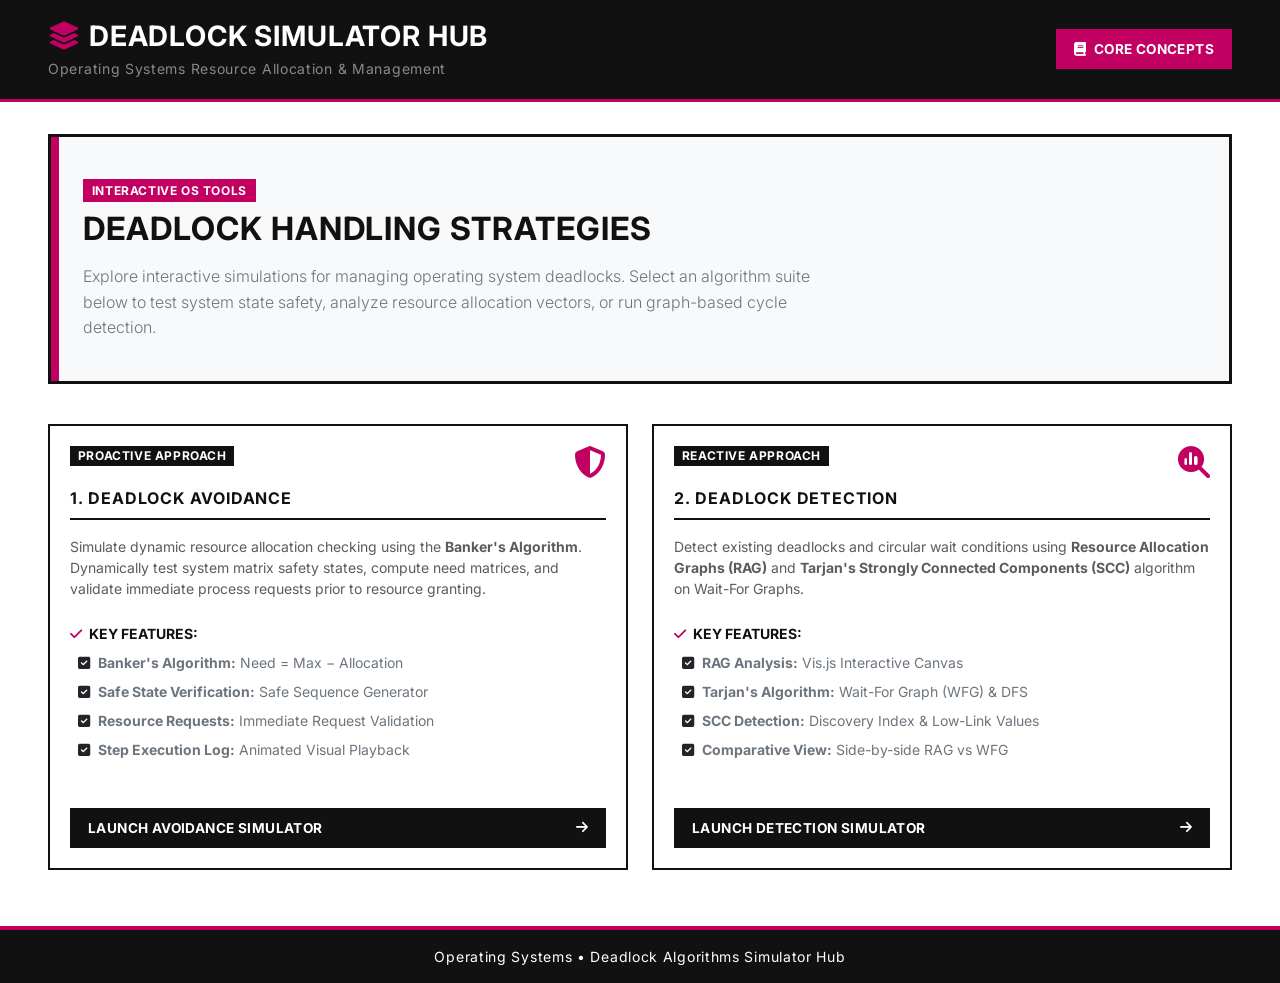
<file: index.html>
<!DOCTYPE html>
<html lang="en">
<head>
    <meta charset="UTF-8">
    <meta name="viewport" content="width=device-width, initial-scale=1.0">
    <title>Deadlock Simulator Hub</title>
    <!-- Google Fonts -->
    <link rel="preconnect" href="https://fonts.googleapis.com">
    <link rel="preconnect" href="https://fonts.gstatic.com" crossorigin>
    <link href="https://fonts.googleapis.com/css2?family=Inter:wght@400;500;600;700;800&display=swap" rel="stylesheet">
    <!-- Bootstrap 5 CSS -->
    <link href="https://cdn.jsdelivr.net/npm/bootstrap@5.3.2/dist/css/bootstrap.min.css" rel="stylesheet">
    <!-- FontAwesome Icons -->
    <link href="https://cdnjs.cloudflare.com/ajax/libs/font-awesome/6.4.0/css/all.min.css" rel="stylesheet">
    <!-- External Shared Stylesheet -->
    <link rel="stylesheet" href="styles.css">
</head>
<body>

    <!-- Top Header -->
    <header class="app-header mb-4">
        <div class="container-fluid px-lg-5 d-flex flex-column flex-md-row justify-content-between align-items-md-center">
            <div>
                <h1 class="h3 fw-bold text-white mb-1">
                    <i class="fa-solid fa-layer-group me-2" style="color: var(--magenta);"></i>DEADLOCK SIMULATOR HUB
                </h1>
                <p class="text-white-50 small mb-0" style="letter-spacing: 0.05em;">Operating Systems Resource Allocation & Management</p>
            </div>
            <div class="mt-3 mt-md-0">
                <button class="btn btn-magenta" data-bs-toggle="modal" data-bs-target="#overviewModal">
                    <i class="fa-solid fa-book me-1"></i> Core Concepts
                </button>
            </div>
        </div>
    </header>

    <!-- Main Content Hub -->
    <main class="container-fluid px-lg-5 py-2 flex-grow-1">
        
        <!-- Hero Introduction -->
        <div class="hero-banner">
            <div class="row align-items-center">
                <div class="col-lg-8">
                    <span class="badge badge-tag badge-magenta mb-2">Interactive OS Tools</span>
                    <h2 class="fw-bold mb-3">Deadlock Handling Strategies</h2>
                    <p class="text-secondary mb-0 lead fs-6" style="line-height: 1.6;">
                        Explore interactive simulations for managing operating system deadlocks. Select an algorithm suite below to test system state safety, analyze resource allocation vectors, or run graph-based cycle detection.
                    </p>
                </div>
            </div>
        </div>

        <!-- 2 Core Options Section -->
        <div class="row g-4 mb-5">
            
            <!-- OPTION 1: DEADLOCK AVOIDANCE -->
            <div class="col-lg-6">
                <div class="panel-box h-100 d-flex flex-column justify-content-between">
                    <div>
                        <div class="d-flex justify-content-between align-items-start mb-2">
                            <span class="badge badge-tag">Proactive Approach</span>
                            <i class="fa-solid fa-shield-halved fa-2x text-magenta"></i>
                        </div>
                        <div class="panel-title">
                            1. Deadlock Avoidance
                        </div>
                        <p class="text-muted small mb-4">
                            Simulate dynamic resource allocation checking using the <strong>Banker's Algorithm</strong>. Dynamically test system matrix safety states, compute need matrices, and validate immediate process requests prior to resource granting.
                        </p>
                        <div class="mb-4">
                            <div class="fw-bold small text-uppercase mb-2"><i class="fa-solid fa-check me-1 text-magenta"></i> Key Features:</div>
                            <ul class="list-unstyled small text-secondary ps-2 mb-0">
                                <li class="mb-2"><i class="fa-solid fa-square-check me-2 text-dark"></i><strong>Banker's Algorithm:</strong> Need = Max − Allocation</li>
                                <li class="mb-2"><i class="fa-solid fa-square-check me-2 text-dark"></i><strong>Safe State Verification:</strong> Safe Sequence Generator</li>
                                <li class="mb-2"><i class="fa-solid fa-square-check me-2 text-dark"></i><strong>Resource Requests:</strong> Immediate Request Validation</li>
                                <li class="mb-0"><i class="fa-solid fa-square-check me-2 text-dark"></i><strong>Step Execution Log:</strong> Animated Visual Playback</li>
                            </ul>
                        </div>
                    </div>
                    <div>
                        <a href="deadlock_avoidance.html" class="btn btn-black w-100 d-flex justify-content-between align-items-center">
                            <span>Launch Avoidance Simulator</span>
                            <i class="fa-solid fa-arrow-right"></i>
                        </a>
                    </div>
                </div>
            </div>

            <!-- OPTION 2: DEADLOCK DETECTION -->
            <div class="col-lg-6">
                <div class="panel-box h-100 d-flex flex-column justify-content-between">
                    <div>
                        <div class="d-flex justify-content-between align-items-start mb-2">
                            <span class="badge badge-tag">Reactive Approach</span>
                            <i class="fa-solid fa-magnifying-glass-chart fa-2x text-magenta"></i>
                        </div>
                        <div class="panel-title">
                            2. Deadlock Detection
                        </div>
                        <p class="text-muted small mb-4">
                            Detect existing deadlocks and circular wait conditions using <strong>Resource Allocation Graphs (RAG)</strong> and <strong>Tarjan's Strongly Connected Components (SCC)</strong> algorithm on Wait-For Graphs.
                        </p>
                        <div class="mb-4">
                            <div class="fw-bold small text-uppercase mb-2"><i class="fa-solid fa-check me-1 text-magenta"></i> Key Features:</div>
                            <ul class="list-unstyled small text-secondary ps-2 mb-0">
                                <li class="mb-2"><i class="fa-solid fa-square-check me-2 text-dark"></i><strong>RAG Analysis:</strong> Vis.js Interactive Canvas</li>
                                <li class="mb-2"><i class="fa-solid fa-square-check me-2 text-dark"></i><strong>Tarjan's Algorithm:</strong> Wait-For Graph (WFG) & DFS</li>
                                <li class="mb-2"><i class="fa-solid fa-square-check me-2 text-dark"></i><strong>SCC Detection:</strong> Discovery Index & Low-Link Values</li>
                                <li class="mb-0"><i class="fa-solid fa-square-check me-2 text-dark"></i><strong>Comparative View:</strong> Side-by-side RAG vs WFG</li>
                            </ul>
                        </div>
                    </div>
                    <div>
                        <a href="deadlock_detection.html" class="btn btn-black w-100 d-flex justify-content-between align-items-center">
                            <span>Launch Detection Simulator</span>
                            <i class="fa-solid fa-arrow-right"></i>
                        </a>
                    </div>
                </div>
            </div>

        </div>

    </main>

    <!-- Modal Overview -->
    <div class="modal fade" id="overviewModal" tabindex="-1" aria-labelledby="overviewModalLabel" aria-hidden="true">
        <div class="modal-dialog modal-lg modal-dialog-centered">
            <div class="modal-content">
                <div class="modal-header">
                    <h5 class="modal-title fw-bold" id="overviewModalLabel">
                        <i class="fa-solid fa-book me-2 text-magenta"></i>DEADLOCK STRATEGIES OVERVIEW
                    </h5>
                    <button type="button" class="btn-close-custom" data-bs-dismiss="modal" aria-label="Close">
                    <i class="fa-solid fa-xmark"></i>
                    </button>
                </div>
                <div class="modal-body p-4">
                    <div class="mb-4">
                        <h6 class="fw-bold border-bottom pb-2 border-dark">What is a Deadlock?</h6>
                        <p class="small mb-0">
                            A deadlock occurs in an operating system when a set of processes are blocked because each process holds a resource and waits for another resource held by some other process in the set.
                        </p>
                    </div>

                    <div class="row g-3">
                        <div class="col-md-6">
                            <div class="p-3 border border-2 border-dark h-100">
                                <h6 class="fw-bold text-uppercase text-magenta">Avoidance</h6>
                                <p class="small text-muted mb-0">
                                    Requires prior knowledge of maximum resource demands. Before granting a request, the system dynamically checks if the resulting state remains safe (e.g., Banker's Algorithm).
                                </p>
                            </div>
                        </div>
                        <div class="col-md-6">
                            <div class="p-3 border border-2 border-dark h-100">
                                <h6 class="fw-bold text-uppercase text-magenta">Detection</h6>
                                <p class="small text-muted mb-0">
                                    Allows processes to request resources freely. The OS periodically runs an algorithm (like RAG cycle check or Tarjan's SCC) to inspect graph cycles and identify deadlocked processes.
                                </p>
                            </div>
                        </div>
                    </div>
                </div>
                <div class="modal-footer border-top border-dark">
                    <button type="button" class="btn btn-magenta btn-sm" data-bs-dismiss="modal">Close</button>
                </div>
            </div>
        </div>
    </div>

    <!-- Footer matching attached styling -->
    <footer class="app-footer text-center small">
        <div class="container-fluid" style="letter-spacing: 0.05em;">
            Operating Systems &bull; Deadlock Algorithms Simulator Hub
        </div>
    </footer>

    <!-- Bootstrap 5 JS Bundle -->
    <script src="https://cdn.jsdelivr.net/npm/bootstrap@5.3.2/dist/js/bootstrap.bundle.min.js"></script>
</body>
</html>
</file>
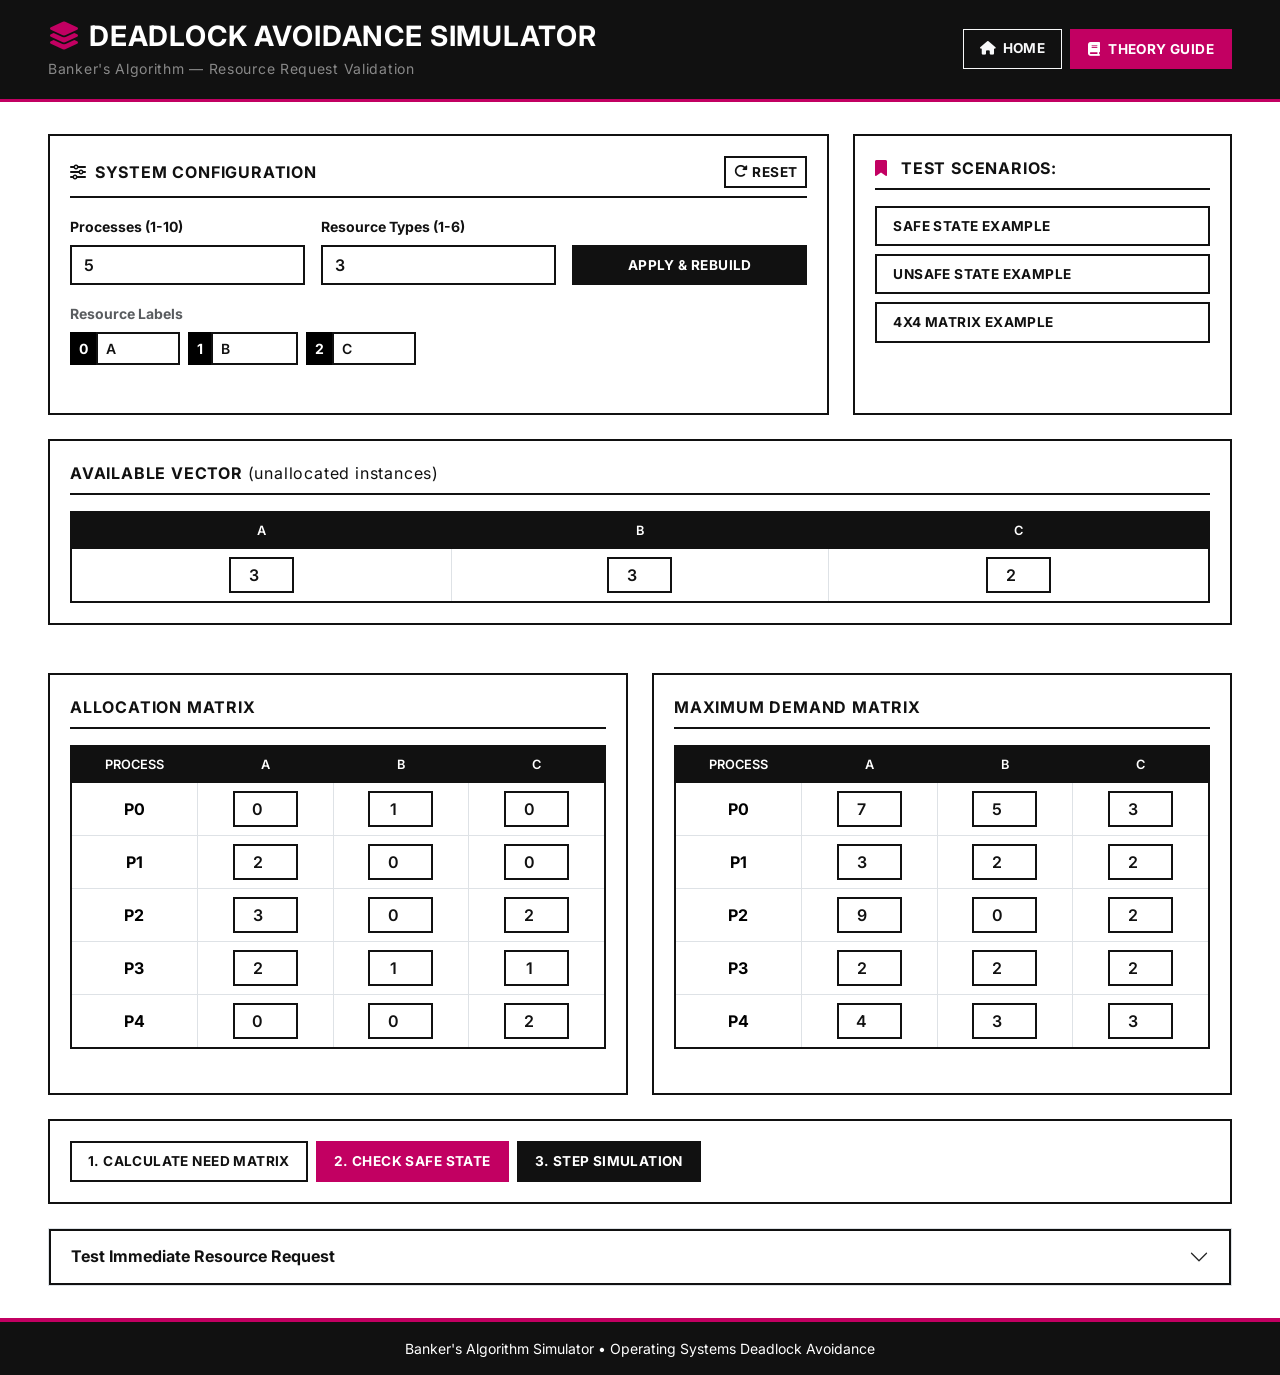
<file: deadlock_avoidance.html>
<!DOCTYPE html>
<html lang="en">
<head>
    <meta charset="UTF-8">
    <meta name="viewport" content="width=device-width, initial-scale=1.0">
    <title>Deadlock Avoidance Simulator - Banker's Algorithm</title>
    <!-- Bootstrap 5 CSS -->
    <link href="https://cdn.jsdelivr.net/npm/bootstrap@5.3.2/dist/css/bootstrap.min.css" rel="stylesheet">
    <!-- FontAwesome Icons -->
    <link href="https://cdnjs.cloudflare.com/ajax/libs/font-awesome/6.4.0/css/all.min.css" rel="stylesheet">
    <!-- Google Fonts -->
    <link href="https://fonts.googleapis.com/css2?family=Inter:wght@400;500;600;700;800&display=swap" rel="stylesheet">
    <!-- External Shared Stylesheet -->
    <link rel="stylesheet" href="styles.css">
</head>
<body>

    <header class="app-header mb-4">
        <div class="container-fluid px-lg-5 d-flex flex-column flex-md-row justify-content-between align-items-md-center">
            <div>
                <h1 class="h3 fw-bold text-white mb-1"><i class="fa-solid fa-layer-group me-2" style="color: var(--magenta);"></i>DEADLOCK AVOIDANCE SIMULATOR</h1>
                <p class="text-white-50 small mb-0" style="letter-spacing: 0.05em;">Banker's Algorithm — Resource Request Validation</p>
            </div>
            <div class="mt-3 mt-md-0 d-flex gap-2">
                <a href="index.html" class="btn btn-outline-light">
                    <i class="fa-solid fa-house me-1"></i> Home
                </a>
                <button class="btn btn-magenta" data-bs-toggle="modal" data-bs-target="#infoModal">
                    <i class="fa-solid fa-book me-1"></i> Theory Guide
                </button>
            </div>
        </div>
    </header>

    <main class="container-fluid px-lg-5 py-2 flex-grow-1">
        <!-- Notification Alert Area -->
        <div id="alertContainer"></div>

        <!-- Top Controls & System Presets -->
        <div class="row g-4 mb-4">
            <!-- System Setup Card -->
            <div class="col-lg-8">
                <div class="panel-box h-100">
                    <div class="panel-title d-flex justify-content-between align-items-center">
                        <span class="d-flex align-items-center gap-2">
                            <i class="fa-solid fa-sliders"></i> SYSTEM CONFIGURATION
                        </span>
                        <button id="systemResetBtn" class="btn btn-outline-black btn-sm py-1 px-2 d-flex align-items-center gap-1">
                            <i class="fa-solid fa-rotate-right"></i> RESET
                        </button>
                    </div>
                    
                    <div class="row g-3">
                        <div class="col-md-4">
                            <label for="numProcesses" class="form-label fw-bold small">Processes (1-10)</label>
                            <input type="number" id="numProcesses" class="form-control" min="1" max="10" value="5">
                        </div>
                        <div class="col-md-4">
                            <label for="numResources" class="form-label fw-bold small">Resource Types (1-6)</label>
                            <input type="number" id="numResources" class="form-control" min="1" max="6" value="3">
                        </div>
                        <div class="col-md-4 d-flex align-items-end">
                            <button id="applyDimensionsBtn" class="btn btn-black w-100">
                                Apply & Rebuild
                            </button>
                        </div>
                        
                        <!-- Resource Names Input Row -->
                        <div class="col-12 mt-3">
                            <label class="form-label fw-bold small text-muted">Resource Labels</label>
                            <div id="resourceNamesContainer" class="d-flex flex-wrap gap-2">
                                <!-- Dynamic Resource Name Inputs -->
                            </div>
                        </div>
                    </div>
                </div>
            </div>

            <!-- Presets & Quick Actions -->
            <div class="col-lg-4">
                <div class="panel-box h-100 d-flex flex-column justify-content-between">
                    <div>
                        <div class="panel-title">
                            <i class="fa-solid fa-bookmark text-magenta me-2"></i> TEST SCENARIOS:
                        </div>
                        <div class="d-grid gap-2">
                            <button class="btn btn-outline-black btn-sm text-start" onclick="loadPreset('safe')">
                                Safe State Example
                            </button>
                            <button class="btn btn-outline-black btn-sm text-start" onclick="loadPreset('unsafe')">
                                Unsafe State Example
                            </button>
                            <button class="btn btn-outline-black btn-sm text-start" onclick="loadPreset('custom4x4')">
                                4x4 Matrix Example
                            </button>
                        </div>
                    </div>
                </div>
            </div>
        </div>

        <!-- Matrix Inputs Section -->
        <div class="row g-4 mb-4">
            <!-- Available Vector Input -->
            <div class="col-12">
                <div class="panel-box">
                    <div class="panel-title">
                        Available Vector <span class="fw-normal text-lowercase fs-6">(unallocated instances)</span>
                    </div>
                    <div id="availableVectorContainer" class="table-responsive">
                        <!-- Dynamic Available inputs -->
                    </div>
                </div>
            </div>

            <!-- Allocation & Max Demand Matrices -->
            <div class="col-xl-6">
                <div class="panel-box h-100">
                    <div class="panel-title">
                        Allocation Matrix
                    </div>
                    <div id="allocationMatrixContainer" class="table-responsive">
                        <!-- Dynamic Allocation Table -->
                    </div>
                </div>
            </div>

            <div class="col-xl-6">
                <div class="panel-box h-100">
                    <div class="panel-title">
                        Maximum Demand Matrix
                    </div>
                    <div id="maxMatrixContainer" class="table-responsive">
                        <!-- Dynamic Max Matrix Table -->
                    </div>
                </div>
            </div>
        </div>

        <!-- Action Control Buttons Bar -->
        <div class="panel-box mb-4">
            <div class="d-flex flex-wrap align-items-center justify-content-between gap-3">
                <div class="d-flex flex-wrap gap-2">
                    <button id="calcNeedBtn" class="btn btn-outline-black">
                        1. Calculate Need Matrix
                    </button>
                    <button id="checkSafeBtn" class="btn btn-magenta">
                        2. Check Safe State
                    </button>
                    <button id="showStepsBtn" class="btn btn-black">
                        3. Step Simulation
                    </button>
                </div>
            </div>
        </div>

        <!-- Optional Resource Request Section -->
        <div class="accordion mb-4" id="requestAccordion">
            <div class="accordion-item">
                <h2 class="accordion-header" id="headingRequest">
                    <button class="accordion-button collapsed" type="button" data-bs-toggle="collapse" data-bs-target="#collapseRequest" aria-expanded="false" aria-controls="collapseRequest">
                        Test Immediate Resource Request
                    </button>
                </h2>
                <div id="collapseRequest" class="accordion-collapse collapse" aria-labelledby="headingRequest" data-bs-parent="#requestAccordion">
                    <div class="accordion-body">
                        <div class="row g-3 align-items-center">
                            <div class="col-md-3">
                                <label for="requestProcessSelect" class="form-label fw-bold small">Requesting Process</label>
                                <select id="requestProcessSelect" class="form-select">
                                    <!-- Populated dynamically -->
                                </select>
                            </div>
                            
                            <div class="col-md-9">
                                <label class="form-label fw-bold small">Requested Resource Units</label>
                                <div id="requestInputsContainer" class="d-flex flex-wrap gap-3">
                                    <!-- Dynamic request inputs -->
                                </div>
                            </div>

                            <div class="col-12 mt-3">
                                <button id="submitRequestBtn" class="btn btn-magenta">
                                    Submit Request
                                </button>
                            </div>
                        </div>

                        <!-- Request Execution Result Output -->
                        <div id="requestResultContainer" class="mt-4 d-none">
                            <!-- Request results inserted here dynamically -->
                        </div>
                    </div>
                </div>
            </div>
        </div>

        <!-- Calculated Need Matrix & Summary Area -->
        <div id="calculatedArea" class="row g-4 mb-4 d-none">
            <div class="col-12">
                <div class="panel-box">
                    <div class="panel-title d-flex justify-content-between align-items-center">
                        <span>Calculated Need Matrix <span class="fw-normal text-lowercase fs-6">(Need = Max - Allocation)</span></span>
                        <span class="badge badge-black">Auto Computed</span>
                    </div>
                    <div id="needMatrixContainer" class="table-responsive">
                        <!-- Need Matrix output table -->
                    </div>
                </div>
            </div>
        </div>

        <!-- Final System Status Banner -->
        <div id="statusBannerContainer" class="mb-4 d-none">
            <div id="statusBannerCard">
                <div id="statusBadgeHeader" class="mb-2"></div>
                <h3 id="statusTitle" class="fw-bold mb-3"></h3>
                <div id="safeSequenceVisual" class="d-flex flex-wrap justify-content-center align-items-center gap-2 my-3"></div>
                <p id="statusDescription" class="m-0"></p>
            </div>
        </div>

        <!-- Step-by-Step Simulation Execution Log -->
        <div id="simulationLogContainer" class="mb-4 d-none">
            <div class="panel-box">
                <div class="panel-title d-flex justify-content-between align-items-center flex-wrap gap-2">
                    <span>Execution Log</span>
                    <div class="d-flex gap-2">
                        <button id="playPauseSimBtn" class="btn btn-sm btn-magenta">
                            Auto Play
                        </button>
                        <button id="resetSimBtn" class="btn btn-sm btn-outline-black">
                            Reset Animation
                        </button>
                    </div>
                </div>

                <div id="simulationSteps" class="d-flex flex-column gap-2 mt-3">
                    <!-- Dynamic Step Cards -->
                </div>
            </div>
        </div>

    </main>

    <!-- Information Modal Popup -->
    <div class="modal fade" id="infoModal" tabindex="-1" aria-labelledby="infoModalLabel" aria-hidden="true">
        <div class="modal-dialog modal-lg modal-dialog-scrollable">
            <div class="modal-content">
                <div class="modal-header">
                    <h5 class="modal-title fw-bold" id="infoModalLabel">
                        <i class="fa-solid fa-book me-2 text-magenta"></i>DEADLOCK AVOIDANCE: BANKER'S ALGORITHM
                    </h5>
                    <button type="button" class="btn-close-custom" data-bs-dismiss="modal" aria-label="Close">
                    <i class="fa-solid fa-xmark"></i>
                    </button>
                </div>
                <div class="modal-body p-4">
                    <div class="mb-4">
                        <h6 class="fw-bold border-bottom pb-2 border-dark">Purpose</h6>
                        <p class="mb-0">To avoid deadlock. It checks whether allocating resources to a process will keep the system in a safe state.</p>
                    </div>

                    <div class="mb-4">
                        <h6 class="fw-bold border-bottom pb-2 border-dark">1. Basic Rules</h6>
                        <ol class="mb-0 ps-3">
                            <li class="mb-1"><strong>Need</strong> = Maximum − Allocation</li>
                            <li class="mb-1"><strong>Available</strong> = Total Resources − Allocated Resources</li>
                            <li class="mb-1">A process can execute only if its <strong>Need ≤ Available</strong> for every resource type.</li>
                            <li class="mb-1">If a process can execute, it finishes and releases its allocated resources.</li>
                            <li class="mb-1">The released resources are added to <strong>Available</strong>.</li>
                            <li class="mb-1">Repeat the process until all processes finish or no process can proceed.</li>
                        </ol>
                    </div>

                    <div class="mb-4">
                        <h6 class="fw-bold border-bottom pb-2 border-dark">2. Safe State and Unsafe State</h6>
                        <ul class="mb-0 ps-3">
                            <li class="mb-1"><strong>Safe State:</strong> All processes can finish in some order. A safe sequence exists.</li>
                            <li class="mb-1"><strong>Unsafe State:</strong> A safe sequence cannot be guaranteed. The system may potentially enter a deadlock.</li>
                            <li class="mb-1"><strong>Deadlock Avoidance:</strong> Grant a resource request only if the resulting state remains safe.</li>
                        </ul>
                    </div>

                    <div class="mb-4">
                        <h6 class="fw-bold border-bottom pb-2 border-dark">3. Resource Request Conditions</h6>
                        <p class="small text-muted mb-2">When a process requests additional resources:</p>
                        <ol class="mb-0 ps-3">
                            <li class="mb-1"><strong>Request ≤ Need</strong> — The process cannot request more than its declared maximum.</li>
                            <li class="mb-1"><strong>Request ≤ Available</strong> — The requested resources must currently be available.</li>
                            <li class="mb-1">Temporarily allocate the resources and update the matrices.</li>
                            <li class="mb-1">Run the safety algorithm.</li>
                            <li class="mb-1">If the state is safe, grant the request.</li>
                            <li class="mb-1">If the state is unsafe, deny or postpone the request and restore the previous state.</li>
                        </ol>
                    </div>

                    <div class="mb-2">
                        <h6 class="fw-bold border-bottom pb-2 border-dark">4. Important Formulas</h6>
                        <div class="table-responsive mt-2">
                            <table class="table table-bordered matrix-table mb-0">
                                <thead>
                                    <tr>
                                        <th>Term</th>
                                        <th>Formula</th>
                                    </tr>
                                </thead>
                                <tbody>
                                    <tr>
                                        <td class="fw-bold">Need</td>
                                        <td>Maximum − Allocation</td>
                                    </tr>
                                    <tr>
                                        <td class="fw-bold">Available</td>
                                        <td>Total Resources − Total Allocated Resources</td>
                                    </tr>
                                    <tr>
                                        <td class="fw-bold">Temporary Available</td>
                                        <td>Available − Request</td>
                                    </tr>
                                    <tr>
                                        <td class="fw-bold">New Allocation</td>
                                        <td>Allocation + Request</td>
                                    </tr>
                                    <tr>
                                        <td class="fw-bold">New Need</td>
                                        <td>Need − Request</td>
                                    </tr>
                                </tbody>
                            </table>
                        </div>
                    </div>
                </div>
                <div class="modal-footer border-top border-dark">
                    <button type="button" class="btn btn-magenta btn-sm" data-bs-dismiss="modal">Close</button>
                </div>
            </div>
        </div>
    </div>

    <footer class="app-footer text-center small">
        <div class="container-fluid">
            <span>Banker's Algorithm Simulator &bull; Operating Systems Deadlock Avoidance</span>
        </div>
    </footer>

    <!-- Bootstrap 5 JS Bundle -->
    <script src="https://cdn.jsdelivr.net/npm/bootstrap@5.3.2/dist/js/bootstrap.bundle.min.js"></script>

    <!-- Application Logic -->
    <script>
        // State variables
        let numProcesses = 5;
        let numResources = 3;
        let resourceNames = ['A', 'B', 'C', 'D', 'E', 'F'];
        
        let available = [];
        let allocation = [];
        let maxMatrix = [];
        let needMatrix = [];
        let simSteps = [];
        let autoPlayTimer = null;

        // Preset Data Definitions
        const PRESETS = {
            safe: {
                processes: 5,
                resources: 3,
                names: ['A', 'B', 'C'],
                available: [3, 3, 2],
                allocation: [
                    [0, 1, 0], // P0
                    [2, 0, 0], // P1
                    [3, 0, 2], // P2
                    [2, 1, 1], // P3
                    [0, 0, 2]  // P4
                ],
                max: [
                    [7, 5, 3], // P0
                    [3, 2, 2], // P1
                    [9, 0, 2], // P2
                    [2, 2, 2], // P3
                    [4, 3, 3]  // P4
                ]
            },
            unsafe: {
                processes: 5,
                resources: 3,
                names: ['A', 'B', 'C'],
                available: [1, 0, 2],
                allocation: [
                    [0, 1, 0],
                    [2, 0, 0],
                    [3, 0, 3],
                    [2, 1, 1],
                    [0, 0, 2]
                ],
                max: [
                    [7, 5, 3],
                    [3, 2, 2],
                    [9, 0, 3], // Changed C from 2 to 3
                    [2, 2, 2],
                    [4, 3, 3]
                ]
            },
            custom4x4: {
                processes: 4,
                resources: 4,
                names: ['CPU', 'RAM', 'Disk', 'Net'],
                available: [2, 1, 0, 0],
                allocation: [
                    [0, 0, 1, 2],
                    [1, 0, 0, 0],
                    [1, 3, 5, 4],
                    [0, 6, 3, 2]
                ],
                max: [
                    [0, 0, 1, 2],
                    [1, 7, 5, 0],
                    [2, 3, 5, 6],
                    [0, 6, 5, 2]
                ]
            }
        };

        // DOM Initialization
        document.addEventListener('DOMContentLoaded', () => {
            setupEventListeners();
            loadPreset('safe');
        });

        function setupEventListeners() {
            document.getElementById('applyDimensionsBtn').addEventListener('click', handleDimensionChange);
            
            // ACTION 1: SHOW ONLY CALCULATE NEED MATRIX
            document.getElementById('calcNeedBtn').addEventListener('click', () => {
                if (validateInputs() && calculateNeedMatrix()) {
                    hideResults();
                    document.getElementById('calculatedArea').classList.remove('d-none');
                    document.getElementById('calculatedArea').scrollIntoView({ behavior: 'smooth' });
                    showAlert('Need matrix successfully calculated.', 'black');
                }
            });

            // ACTION 2: SHOW ONLY SAFE STATE CHECK
            document.getElementById('checkSafeBtn').addEventListener('click', () => {
                if (validateInputs()) {
                    calculateNeedMatrix();
                    runSafetyAlgorithm();
                    hideResults();
                    document.getElementById('statusBannerContainer').classList.remove('d-none');
                    document.getElementById('statusBannerContainer').scrollIntoView({ behavior: 'smooth' });
                }
            });

            // ACTION 3: SHOW ONLY STEP SIMULATION
            document.getElementById('showStepsBtn').addEventListener('click', () => {
                if (validateInputs()) {
                    calculateNeedMatrix();
                    runSafetyAlgorithm();
                    hideResults();
                    renderSimulationSteps();
                    document.getElementById('simulationLogContainer').classList.remove('d-none');
                    document.getElementById('simulationLogContainer').scrollIntoView({ behavior: 'smooth' });
                }
            });

            // RESET BUTTON CLICK LISTENER
            document.getElementById('systemResetBtn').addEventListener('click', () => {
                loadPreset('safe');
                showAlert('System state reset to default sample.', 'black');
            });

            document.getElementById('submitRequestBtn').addEventListener('click', handleResourceRequest);
            document.getElementById('playPauseSimBtn').addEventListener('click', toggleAutoPlay);
            document.getElementById('resetSimBtn').addEventListener('click', resetSimulationSteps);
        }

        function handleDimensionChange() {
            const pInput = parseInt(document.getElementById('numProcesses').value);
            const rInput = parseInt(document.getElementById('numResources').value);

            if (isNaN(pInput) || pInput < 1 || pInput > 10) {
                showAlert('Processes must be between 1 and 10.', 'magenta');
                return;
            }
            if (isNaN(rInput) || rInput < 1 || rInput > 6) {
                showAlert('Resource types must be between 1 and 6.', 'magenta');
                return;
            }

            numProcesses = pInput;
            numResources = rInput;

            const defaultLabels = ['A', 'B', 'C', 'D', 'E', 'F'];
            resourceNames = defaultLabels.slice(0, numResources);

            rebuildResourceNameInputs();
            rebuildTables();
            updateRequestDropdowns();
            hideResults();
            showAlert(`Updated grid to ${numProcesses} Processes x ${numResources} Resources.`, 'black');
        }

        function loadPreset(key) {
            const preset = PRESETS[key];
            if (!preset) return;

            numProcesses = preset.processes;
            numResources = preset.resources;
            resourceNames = [...preset.names];

            document.getElementById('numProcesses').value = numProcesses;
            document.getElementById('numResources').value = numResources;

            rebuildResourceNameInputs();
            rebuildTables(preset.available, preset.allocation, preset.max);
            updateRequestDropdowns();
            hideResults();
        }

        function hideResults() {
            document.getElementById('calculatedArea').classList.add('d-none');
            document.getElementById('statusBannerContainer').classList.add('d-none');
            document.getElementById('simulationLogContainer').classList.add('d-none');
            document.getElementById('requestResultContainer').classList.add('d-none');
            if (autoPlayTimer) {
                clearInterval(autoPlayTimer);
                autoPlayTimer = null;
            }
            document.getElementById('playPauseSimBtn').innerHTML = `Auto Play`;
        }

        function rebuildResourceNameInputs() {
            const container = document.getElementById('resourceNamesContainer');
            container.innerHTML = '';

            for (let j = 0; j < numResources; j++) {
                const wrapper = document.createElement('div');
                wrapper.className = 'input-group input-group-sm mb-1';
                wrapper.style.width = '110px';

                wrapper.innerHTML = `
                    <span class="input-group-text fw-bold bg-black text-white border-black">${j}</span>
                    <input type="text" class="form-control res-name-input" data-index="${j}" value="${resourceNames[j] || 'R' + j}">
                `;
                container.appendChild(wrapper);
            }

            document.querySelectorAll('.res-name-input').forEach(input => {
                input.addEventListener('change', (e) => {
                    const idx = parseInt(e.target.dataset.index);
                    resourceNames[idx] = e.target.value.trim() || `R${idx}`;
                    updateTableHeaders();
                });
            });
        }

        function rebuildTables(initAvail = null, initAlloc = null, initMax = null) {
            // Available Table
            const availContainer = document.getElementById('availableVectorContainer');
            let availHTML = `<table class="table table-bordered matrix-table text-center m-0"><thead><tr>`;
            for (let j = 0; j < numResources; j++) {
                availHTML += `<th class="res-head-${j}">${resourceNames[j]}</th>`;
            }
            availHTML += `</tr></thead><tbody><tr>`;
            for (let j = 0; j < numResources; j++) {
                const val = (initAvail && initAvail[j] !== undefined) ? initAvail[j] : 0;
                availHTML += `<td><input type="number" class="form-control matrix-input mx-auto avail-input" min="0" value="${val}" data-res="${j}"></td>`;
            }
            availHTML += `</tr></tbody></table>`;
            availContainer.innerHTML = availHTML;

            // Allocation Table
            const allocContainer = document.getElementById('allocationMatrixContainer');
            let allocHTML = `<table class="table table-bordered matrix-table text-center m-0"><thead><tr><th>Process</th>`;
            for (let j = 0; j < numResources; j++) {
                allocHTML += `<th class="res-head-${j}">${resourceNames[j]}</th>`;
            }
            allocHTML += `</tr></thead><tbody>`;
            for (let i = 0; i < numProcesses; i++) {
                allocHTML += `<tr><td class="fw-bold">P${i}</td>`;
                for (let j = 0; j < numResources; j++) {
                    const val = (initAlloc && initAlloc[i] && initAlloc[i][j] !== undefined) ? initAlloc[i][j] : 0;
                    allocHTML += `<td><input type="number" class="form-control matrix-input mx-auto alloc-input" min="0" value="${val}" data-proc="${i}" data-res="${j}"></td>`;
                }
                allocHTML += `</tr>`;
            }
            allocHTML += `</tbody></table>`;
            allocContainer.innerHTML = allocHTML;

            // Max Matrix Table
            const maxContainer = document.getElementById('maxMatrixContainer');
            let maxHTML = `<table class="table table-bordered matrix-table text-center m-0"><thead><tr><th>Process</th>`;
            for (let j = 0; j < numResources; j++) {
                maxHTML += `<th class="res-head-${j}">${resourceNames[j]}</th>`;
            }
            maxHTML += `</tr></thead><tbody>`;
            for (let i = 0; i < numProcesses; i++) {
                maxHTML += `<tr><td class="fw-bold">P${i}</td>`;
                for (let j = 0; j < numResources; j++) {
                    const val = (initMax && initMax[i] && initMax[i][j] !== undefined) ? initMax[i][j] : 0;
                    maxHTML += `<td><input type="number" class="form-control matrix-input mx-auto max-input" min="0" value="${val}" data-proc="${i}" data-res="${j}"></td>`;
                }
                maxHTML += `</tr>`;
            }
            maxHTML += `</tbody></table>`;
            maxContainer.innerHTML = maxHTML;
        }

        function updateTableHeaders() {
            for (let j = 0; j < numResources; j++) {
                document.querySelectorAll(`.res-head-${j}`).forEach(el => {
                    el.textContent = resourceNames[j];
                });
            }
            updateRequestDropdowns();
        }

        function updateRequestDropdowns() {
            const procSelect = document.getElementById('requestProcessSelect');
            procSelect.innerHTML = '';
            for (let i = 0; i < numProcesses; i++) {
                const opt = document.createElement('option');
                opt.value = i;
                opt.textContent = `Process P${i}`;
                procSelect.appendChild(opt);
            }

            const reqContainer = document.getElementById('requestInputsContainer');
            reqContainer.innerHTML = '';
            for (let j = 0; j < numResources; j++) {
                const div = document.createElement('div');
                div.className = 'd-flex align-items-center gap-2';
                div.innerHTML = `
                    <span class="fw-bold small">${resourceNames[j]}:</span>
                    <input type="number" class="form-control matrix-input req-input" min="0" value="0" data-res="${j}">
                `;
                reqContainer.appendChild(div);
            }
        }

        function harvestInputs() {
            available = [];
            allocation = Array.from({ length: numProcesses }, () => Array(numResources).fill(0));
            maxMatrix = Array.from({ length: numProcesses }, () => Array(numResources).fill(0));

            document.querySelectorAll('.avail-input').forEach(input => {
                const res = parseInt(input.dataset.res);
                available[res] = parseInt(input.value) || 0;
            });

            document.querySelectorAll('.alloc-input').forEach(input => {
                const p = parseInt(input.dataset.proc);
                const r = parseInt(input.dataset.res);
                allocation[p][r] = parseInt(input.value) || 0;
            });

            document.querySelectorAll('.max-input').forEach(input => {
                const p = parseInt(input.dataset.proc);
                const r = parseInt(input.dataset.res);
                maxMatrix[p][r] = parseInt(input.value) || 0;
            });
        }

        function validateInputs() {
            harvestInputs();

            for (let j = 0; j < numResources; j++) {
                if (available[j] < 0) {
                    showAlert(`Available resource ${resourceNames[j]} cannot be negative.`, 'magenta');
                    return false;
                }
            }

            for (let i = 0; i < numProcesses; i++) {
                for (let j = 0; j < numResources; j++) {
                    if (allocation[i][j] < 0 || maxMatrix[i][j] < 0) {
                        showAlert(`Values for Process P${i} cannot be negative.`, 'magenta');
                        return false;
                    }
                    if (allocation[i][j] > maxMatrix[i][j]) {
                        showAlert(`Validation Error: Process P${i} Allocation for '${resourceNames[j]}' exceeds Maximum Demand.`, 'magenta');
                        return false;
                    }
                }
            }
            return true;
        }

        function calculateNeedMatrix() {
            needMatrix = Array.from({ length: numProcesses }, () => Array(numResources).fill(0));
            for (let i = 0; i < numProcesses; i++) {
                for (let j = 0; j < numResources; j++) {
                    needMatrix[i][j] = maxMatrix[i][j] - allocation[i][j];
                }
            }

            const container = document.getElementById('needMatrixContainer');
            let html = `<table class="table table-bordered matrix-table text-center m-0"><thead><tr><th>Process</th>`;
            for (let j = 0; j < numResources; j++) {
                html += `<th>${resourceNames[j]}</th>`;
            }
            html += `</tr></thead><tbody>`;
            for (let i = 0; i < numProcesses; i++) {
                html += `<tr><td class="fw-bold">P${i}</td>`;
                for (let j = 0; j < numResources; j++) {
                    html += `<td class="fw-bold">${needMatrix[i][j]}</td>`;
                }
                html += `</tr>`;
            }
            html += `</tbody></table>`;
            container.innerHTML = html;
            return true;
        }

        function runSafetyAlgorithm(customWork = null, customAlloc = null, customNeed = null) {
            const work = customWork ? [...customWork] : [...available];
            const alloc = customAlloc ? customAlloc : allocation;
            const need = customNeed ? customNeed : needMatrix;

            const finish = Array(numProcesses).fill(false);
            const safeSeq = [];
            simSteps = [];

            let count = 0;
            while (count < numProcesses) {
                let found = false;

                for (let p = 0; p < numProcesses; p++) {
                    if (!finish[p]) {
                        let canExecute = true;
                        for (let j = 0; j < numResources; j++) {
                            if (need[p][j] > work[j]) {
                                canExecute = false;
                                break;
                            }
                        }

                        if (canExecute) {
                            const prevWork = [...work];
                            for (let j = 0; j < numResources; j++) {
                                work[j] += alloc[p][j];
                            }
                            finish[p] = true;
                            safeSeq.push(p);
                            found = true;
                            count++;

                            simSteps.push({
                                step: simSteps.length + 1,
                                process: p,
                                success: true,
                                prevWork: prevWork,
                                need: [...need[p]],
                                alloc: [...alloc[p]],
                                updatedWork: [...work],
                                finishState: [...finish],
                                safeSeq: [...safeSeq],
                                msg: `P${p}'s Need [${need[p].join(', ')}] ≤ Work [${prevWork.join(', ')}]. P${p} executes and releases allocated resources [${alloc[p].join(', ')}]. Updated Work = [${work.join(', ')}].`
                            });

                            break;
                        } else {
                            simSteps.push({
                                step: simSteps.length + 1,
                                process: p,
                                success: false,
                                prevWork: [...work],
                                need: [...need[p]],
                                alloc: [...alloc[p]],
                                updatedWork: [...work],
                                finishState: [...finish],
                                safeSeq: [...safeSeq],
                                msg: `P${p} cannot execute because Need [${need[p].join(', ')}] > Work [${work.join(', ')}]. Postponed.`
                            });
                        }
                    }
                }

                if (!found) {
                    break;
                }
            }

            const isSafe = (safeSeq.length === numProcesses);
            renderStatusBanner(isSafe, safeSeq);
            return { isSafe, safeSeq, steps: simSteps };
        }

        function renderStatusBanner(isSafe, safeSeq) {
            const card = document.getElementById('statusBannerCard');
            const badgeHeader = document.getElementById('statusBadgeHeader');
            const title = document.getElementById('statusTitle');
            const visual = document.getElementById('safeSequenceVisual');
            const desc = document.getElementById('statusDescription');

            visual.innerHTML = '';

            if (isSafe) {
                card.className = 'status-panel-safe';
                badgeHeader.innerHTML = `<span class="badge badge-magenta">SAFE STATE</span>`;
                title.textContent = 'System is in a SAFE State';
                title.className = 'fw-bold mb-3';
                desc.textContent = 'All processes can finish execution without causing a deadlock.';

                safeSeq.forEach((p, idx) => {
                    const badge = document.createElement('div');
                    badge.className = 'badge-seq';
                    badge.innerHTML = `P${p}`;
                    visual.appendChild(badge);

                    if (idx < safeSeq.length - 1) {
                        const arrow = document.createElement('div');
                        arrow.className = 'fw-bold fs-4 mx-1';
                        arrow.innerHTML = `→`;
                        visual.appendChild(arrow);
                    }
                });
            } else {
                card.className = 'status-panel-unsafe';
                badgeHeader.innerHTML = `<span class="badge badge-magenta">UNSAFE STATE</span>`;
                title.textContent = 'System is in an UNSAFE State';
                title.className = 'fw-bold mb-3';
                desc.textContent = 'No complete safe sequence could be found. System risks potential deadlock.';

                visual.innerHTML = `<div class="badge badge-magenta fs-6 p-2">No Safe Sequence Exists</div>`;
            }
        }

        function renderSimulationSteps() {
            const stepsDiv = document.getElementById('simulationSteps');
            stepsDiv.innerHTML = '';

            simSteps.forEach((step, index) => {
                const card = document.createElement('div');
                const cardType = step.success ? 'success' : 'warning';
                card.className = `step-card ${cardType}`;
                card.id = `simStepCard-${index}`;

                card.innerHTML = `
                    <div class="d-flex justify-content-between align-items-center mb-2 flex-wrap gap-2">
                        <div class="d-flex align-items-center gap-2">
                            <span class="badge ${step.success ? 'badge-magenta' : 'badge-black'}">Step ${step.step}</span>
                            <span class="fw-bold">Checking Process P${step.process}</span>
                        </div>
                    </div>
                    <p class="mb-2 small">${step.msg}</p>
                    <div class="d-flex flex-wrap gap-2 pt-2 border-top border-dark align-items-center">
                        <span class="small fw-bold">Status:</span>
                        ${step.finishState.map((f, i) => `
                            <span class="badge ${f ? 'badge-magenta' : 'badge-outline'}">P${i}:${f ? 'FINISHED' : 'WAIT'}</span>
                        `).join('')}
                    </div>
                `;
                stepsDiv.appendChild(card);
            });
        }

        function toggleAutoPlay() {
            const btn = document.getElementById('playPauseSimBtn');
            if (autoPlayTimer) {
                clearInterval(autoPlayTimer);
                autoPlayTimer = null;
                btn.innerHTML = `Auto Play`;
            } else {
                renderSimulationSteps();
                document.getElementById('simulationLogContainer').classList.remove('d-none');
                
                const allCards = document.querySelectorAll('.step-card');
                allCards.forEach(c => c.classList.add('d-none'));

                let currentStep = 0;
                btn.innerHTML = `Pause`;

                autoPlayTimer = setInterval(() => {
                    const card = document.getElementById(`simStepCard-${currentStep}`);
                    if (card) {
                        card.classList.remove('d-none');
                        card.scrollIntoView({ behavior: 'smooth', block: 'center' });
                        card.classList.add('highlight-row');
                        setTimeout(() => card.classList.remove('highlight-row'), 800);
                        currentStep++;
                    } else {
                        clearInterval(autoPlayTimer);
                        autoPlayTimer = null;
                        btn.innerHTML = `Replay`;
                    }
                }, 1200);
            }
        }

        function resetSimulationSteps() {
            if (autoPlayTimer) {
                clearInterval(autoPlayTimer);
                autoPlayTimer = null;
            }
            document.getElementById('playPauseSimBtn').innerHTML = `Auto Play`;
            if (simSteps.length > 0) {
                renderSimulationSteps();
            }
        }

        function handleResourceRequest() {
            if (!validateInputs()) return;
            calculateNeedMatrix();

            const pId = parseInt(document.getElementById('requestProcessSelect').value);
            const reqInputs = document.querySelectorAll('.req-input');
            const requestVec = [];

            reqInputs.forEach(input => {
                requestVec.push(parseInt(input.value) || 0);
            });

            hideResults();
            const resultContainer = document.getElementById('requestResultContainer');
            resultContainer.classList.remove('d-none');

            // Verification 1: Request <= Need
            let reqExceedsNeed = false;
            for (let j = 0; j < numResources; j++) {
                if (requestVec[j] > needMatrix[pId][j]) {
                    reqExceedsNeed = true;
                    break;
                }
            }

            if (reqExceedsNeed) {
                renderRequestResult('DENIED', `Request vector [${requestVec.join(', ')}] exceeds Process P${pId}'s declared Need [${needMatrix[pId].join(', ')}].`, pId, requestVec);
                return;
            }

            // Verification 2: Request <= Available
            let reqExceedsAvail = false;
            for (let j = 0; j < numResources; j++) {
                if (requestVec[j] > available[j]) {
                    reqExceedsAvail = true;
                    break;
                }
            }

            if (reqExceedsAvail) {
                renderRequestResult('POSTPONED', `Process P${pId} must wait. Requested resources [${requestVec.join(', ')}] are not available in System Available vector [${available.join(', ')}].`, pId, requestVec);
                return;
            }

            // Verification 3: Safety Check
            const tempAvailable = [...available];
            const tempAlloc = allocation.map(row => [...row]);
            const tempNeed = needMatrix.map(row => [...row]);

            for (let j = 0; j < numResources; j++) {
                tempAvailable[j] -= requestVec[j];
                tempAlloc[pId][j] += requestVec[j];
                tempNeed[pId][j] -= requestVec[j];
            }

            const safetyResult = runSafetyAlgorithm(tempAvailable, tempAlloc, tempNeed);

            if (safetyResult.isSafe) {
                renderRequestResult('GRANTED', `Request granted safely. System remains in a safe state with sequence: ${safetyResult.safeSeq.map(p => 'P' + p).join(' → ')}.`, pId, requestVec, safetyResult.safeSeq);
            } else {
                renderRequestResult('DENIED', `Request denied. Granting this request leads the system to an UNSAFE state.`, pId, requestVec);
            }
        }

        function renderRequestResult(decision, reason, pId, requestVec, safeSeq = null) {
            const container = document.getElementById('requestResultContainer');
            let badgeStyle = 'badge-magenta';

            if (decision === 'DENIED' || decision === 'POSTPONED') {
                badgeStyle = 'badge-black';
            }

            let html = `
                <div class="panel-box border-3">
                    <div class="d-flex align-items-center justify-content-between mb-3 flex-wrap gap-2">
                        <h6 class="m-0 fw-bold">Resource Request Result</h6>
                        <span class="badge ${badgeStyle} fs-6 px-3 py-2">
                            DECISION: ${decision}
                        </span>
                    </div>
                    
                    <div class="row g-3 mb-3">
                        <div class="col-md-6">
                            <span class="text-muted small d-block">Process</span>
                            <span class="fw-bold fs-5">Process P${pId}</span>
                        </div>
                        <div class="col-md-6">
                            <span class="text-muted small d-block">Request Vector</span>
                            <span class="fw-bold fs-5">[${requestVec.join(', ')}]</span>
                        </div>
                    </div>

                    <p class="mb-2 small"><strong>Reason:</strong> ${reason}</p>
            `;

            if (safeSeq) {
                html += `
                    <div class="mt-3 pt-3 border-top border-dark">
                        <span class="small fw-bold d-block mb-2">Safe Sequence:</span>
                        <div class="d-flex flex-wrap gap-2 align-items-center">
                            ${safeSeq.map(p => `<span class="badge badge-black">P${p}</span>`).join('<span>→</span>')}
                        </div>
                    </div>
                `;
            }

            html += `</div>`;
            container.innerHTML = html;
            container.scrollIntoView({ behavior: 'smooth' });
        }

        function showAlert(msg, theme = 'magenta') {
            const container = document.getElementById('alertContainer');
            const alert = document.createElement('div');
            const alertBg = theme === 'magenta' ? 'bg-black text-white' : 'bg-black text-white';
            alert.className = `alert alert-dismissible fade show ${alertBg} border-2 border-dark mb-3 small`;
            alert.role = 'alert';
            alert.innerHTML = `
                ${msg}
                <button type="button" class="btn-close btn-close-white" data-bs-dismiss="alert" aria-label="Close"></button>
            `;
            container.appendChild(alert);

            setTimeout(() => {
                if (alert && alert.parentNode) {
                    alert.classList.remove('show');
                    setTimeout(() => alert.remove(), 200);
                }
            }, 4000);
        }
    </script>
</body>
</html>
</file>
<file: styles.css>
/* GLOBAL VARIABLES & THEME SETUP */

:root {
    --magenta: #c20062;
    --magenta-dark: #94004a;
    --magenta-light: #fbe6f0;
    --black: #111111;
    --white: #ffffff;
    --gray-100: #f8f9fa;
    --gray-200: #e9ecef;
    --gray-300: #dee2e6;
    --gray-500: #9ea5ad;
    --gray-700: #495057;
    --font-sans: 'Inter', system-ui, -apple-system, sans-serif;
}

/* Global Reset (Removes rounded corners across all elements) */
* {
    border-radius: 0px !important;
}

/* Base Body Styling */
body {
    font-family: var(--font-sans);
    background-color: var(--white);
    color: var(--black);
    min-height: 100vh;
    display: flex;
    flex-direction: column;
}

/* HEADER & FOOTER LAYOUT */

.app-header {
    background-color: var(--black);
    color: var(--white);
    border-bottom: 3px solid var(--magenta);
    padding: 1.25rem 0;
}

.app-footer {
    background-color: var(--black);
    color: var(--white);
    border-top: 4px solid var(--magenta);
    margin-top: auto;
    padding: 1rem 0;
}

/* TYPOGRAPHY & HELPER CLASSES */

h1, h2, h3, h4, h5, h6 {
    text-transform: uppercase;
    font-weight: 700;
    letter-spacing: 0.03em;
}

.text-magenta {
    color: var(--magenta) !important;
}

/* BUTTON STYLES & VARIANTS */

.btn {
    font-weight: 700;
    text-transform: uppercase;
    font-size: 0.85rem;
    letter-spacing: 0.03em;
    padding: 0.5rem 1rem;
    transition: all 0.15s ease-in-out;
}

.btn-magenta {
    background-color: var(--magenta);
    color: var(--white);
    border: 2px solid var(--magenta);
}

.btn-magenta:hover {
    background-color: var(--magenta-dark);
    border-color: var(--magenta-dark);
    color: var(--white);
}

.btn-black {
    background-color: var(--black);
    color: var(--white);
    border: 2px solid var(--black);
}

.btn-black:hover {
    background-color: var(--magenta);
    border-color: var(--magenta);
    color: var(--white);
}

.btn-outline-black {
    background-color: transparent;
    color: var(--black);
    border: 2px solid var(--black);
}

.btn-outline-black:hover {
    background-color: var(--magenta);
    border-color: var(--magenta);
    color: var(--white);
}

.btn-magenta-close-rect {
    background-color: var(--magenta);
    color: var(--white);
    border: none;
    font-weight: 800;
    text-transform: uppercase;
    font-size: 0.95rem;
    padding: 0.75rem 2rem;
    letter-spacing: 0.05em;
    border-radius: 0 !important;
    transition: background-color 0.15s ease-in-out;
}

.btn-magenta-close-rect:hover {
    background-color: var(--magenta-dark);
    color: var(--white);
}

/* PANEL BOXES, CARDS & CONTAINERS */

.panel-box {
    background: var(--white);
    border: 2px solid var(--black);
    padding: 1.25rem;
    margin-bottom: 1.5rem;
}

.panel-title {
    font-size: 1rem;
    font-weight: 700;
    text-transform: uppercase;
    letter-spacing: 0.05em;
    color: var(--black);
    border-bottom: 2px solid var(--black);
    padding-bottom: 0.5rem;
    margin-bottom: 1rem;
}

/* Hero Banner Box (Index Hub) */
.hero-banner {
    border: 3px solid var(--black);
    background-color: var(--gray-100);
    padding: 2.5rem 2rem;
    margin-bottom: 2.5rem;
    position: relative;
}

.hero-banner::before {
    content: '';
    position: absolute;
    top: 0;
    left: 0;
    width: 8px;
    height: 100%;
    background-color: var(--magenta);
}

/* Step Log Cards */
.step-card {
    border: 2px solid var(--black);
    border-left: 6px solid var(--black);
    background: var(--white);
    padding: 1rem;
    margin-bottom: 0.75rem;
    transition: all 0.3s ease;
}

.step-card.success {
    border-left-color: var(--magenta);
}

.step-card.warning {
    border-left-color: var(--black);
    background-color: var(--gray-100);
}

/* Theory Cards */
.theory-heading {
    font-size: 1.1rem;
    font-weight: 800;
    text-transform: uppercase;
    letter-spacing: 0.03em;
    padding-bottom: 0.6rem;
    border-bottom: 2px solid var(--black);
    margin-bottom: 1rem;
}

.theory-card {
    border: 2px solid var(--black);
    padding: 1.25rem;
    background-color: var(--white);
    height: 100%;
}

.theory-card-title {
    color: var(--magenta);
    font-weight: 800;
    text-transform: uppercase;
    font-size: 1.05rem;
    margin-bottom: 0.75rem;
    letter-spacing: 0.03em;
}

.theory-footer-line {
    border-top: 2px solid var(--black);
    margin-top: 1.75rem;
    padding-top: 1.25rem;
}

/* BADGES & TAGS */

.badge-tag {
    background-color: var(--black);
    color: var(--white);
    font-size: 0.75rem;
    font-weight: 700;
    text-transform: uppercase;
    padding: 0.35em 0.65em;
    letter-spacing: 0.05em;
}

.badge-seq {
    font-size: 1rem;
    padding: 0.5rem 0.85rem;
    font-family: var(--font-sans);
    font-weight: 700;
    background-color: var(--black);
    color: var(--white);
    border: 2px solid var(--black);
}

.badge-magenta {
    background-color: var(--magenta);
    color: var(--white);
    border: 1px solid var(--magenta);
}

.badge-black {
    background-color: var(--black);
    color: var(--white);
    border: 1px solid var(--black);
}

.badge-outline {
    background-color: transparent;
    color: var(--black);
    border: 1px solid var(--black);
}

.badge-status-deadlock, .badge-status-possible {
    background-color: var(--magenta);
    color: var(--white);
    border: 2px solid var(--magenta);
    font-size: 0.85rem;
    font-weight: 700;
    text-transform: uppercase;
    padding: 0.4em 0.8em;
}

.badge-status-no-deadlock {
    background-color: var(--black);
    color: var(--white);
    border: 2px solid var(--black);
    font-size: 0.85rem;
    font-weight: 700;
    text-transform: uppercase;
    padding: 0.4em 0.8em;
}

/* FORM CONTROLS & INPUTS */

.form-control, .form-select {
    border: 2px solid var(--black);
    font-family: var(--font-sans);
    color: var(--black);
    background-color: var(--white);
    font-weight: 600;
}

.form-control:focus, .form-select:focus {
    background-color: var(--white);
    color: var(--black);
    border-color: var(--magenta);
    box-shadow: none;
    outline: none;
}

.matrix-input {
    width: 65px;
    text-align: center;
    font-family: var(--font-sans);
    font-weight: 600;
    border: 2px solid var(--black);
    padding: 0.25rem;
}

/* TABLES & MATRICES */

.matrix-table {
    vertical-align: middle;
    border: 2px solid var(--black);
}

.matrix-table th {
    background-color: var(--black) !important;
    color: var(--white) !important;
    font-weight: 600;
    text-transform: uppercase;
    font-size: 0.8rem;
    border: 1px solid var(--black) !important;
}

.matrix-table td {
    border: 1px solid var(--gray-300);
    background-color: var(--white);
}

.matrix-table input {
    text-align: center;
    font-weight: 600;
    width: 65px;
    margin: 0 auto;
    border: 2px solid var(--black);
}

.table-custom {
    border: 2px solid var(--black);
    color: var(--black);
}

.table-custom th {
    background-color: var(--black) !important;
    color: var(--white) !important;
    border: 1px solid var(--black);
    text-transform: uppercase;
    font-size: 0.8rem;
    font-weight: 600;
}

.table-custom td {
    border: 1px solid var(--gray-300);
    vertical-align: middle;
}

/* NAV PILLS & ACCORDIONS */

.nav-pills .nav-link {
    color: var(--black);
    font-weight: 700;
    text-transform: uppercase;
    font-size: 0.85rem;
    border: 2px solid var(--black);
    padding: 0.5rem 1rem;
    margin-right: 0.5rem;
    margin-bottom: 0.5rem;
    background-color: var(--white);
}

.nav-pills .nav-link:hover {
    background-color: var(--magenta-light);
}

.nav-pills .nav-link.active {
    background-color: var(--magenta);
    color: var(--white);
    border-color: var(--magenta);
    box-shadow: none;
}

.accordion-button {
    background-color: var(--white);
    color: var(--black);
    font-weight: 700;
    border: 2px solid var(--black);
    transition: all 0.2s ease;
}

.accordion-button:hover {
    background-color: var(--magenta-light);
}

.accordion-button:not(.collapsed) {
    background-color: var(--magenta);
    color: var(--white);
    box-shadow: none;
}

.accordion-button::after {
    filter: grayscale(100%);
}

.accordion-body {
    border: 2px solid var(--black);
    border-top: none;
}

/* STATUS PANELS & VISUALIZATIONS */

.status-panel-safe {
    border: 3px solid var(--magenta);
    background-color: var(--magenta-light);
    padding: 1.5rem;
    text-align: center;
}

.status-panel-unsafe {
    border: 3px solid var(--black);
    background-color: var(--black);
    color: var(--white);
    padding: 1.5rem;
    text-align: center;
}

.highlight-row {
    background-color: var(--magenta-light) !important;
    border-color: var(--magenta) !important;
}

.network-canvas {
    height: 420px;
    width: 100%;
    background-color: #fafafa;
    border: 2px solid var(--black);
}

.network-canvas-small {
    height: 350px;
    width: 100%;
    background-color: #fafafa;
    border: 2px solid var(--black);
}

/* LOGS & SPECIAL TAGS */
.log-box {
    font-family: monospace;
    background-color: var(--black);
    color: #38bdf8;
    padding: 1rem;
    max-height: 250px;
    overflow-y: auto;
    border: 2px solid var(--black);
    font-size: 0.85rem;
}

.scc-tag {
    display: inline-block;
    padding: 0.3rem 0.6rem;
    margin: 0.2rem;
    font-weight: 700;
    font-size: 0.8rem;
    text-transform: uppercase;
}

.scc-cyclic {
    background-color: var(--magenta);
    color: var(--white);
    border: 2px solid var(--magenta);
}

.scc-acyclic {
    background-color: var(--white);
    color: var(--black);
    border: 2px solid var(--black);
}

/* MODAL STYLES */

.modal-content {
    border: 3px solid var(--black);
    border-radius: 0 !important;
    background-color: var(--white);
    color: var(--black);
}

.modal-header {
    background-color: var(--black);
    color: var(--white);
    border-bottom: 3px solid var(--magenta);
    padding: 1rem 1.25rem;
    border-radius: 0 !important;
}

.modal-header .btn-close-custom {
    background: transparent;
    border: none;
    color: var(--white);
    font-size: 1.25rem;
    cursor: pointer;
    line-height: 1;
    opacity: 0.85;
    transition: opacity 0.15s ease-in-out;
}

.modal-header .btn-close-custom:hover {
    opacity: 1;
}

/* CUSTOM SCROLLBAR */

::-webkit-scrollbar {
    width: 8px;
    height: 8px;
}
::-webkit-scrollbar-track {
    background: var(--gray-200);
}
::-webkit-scrollbar-thumb {
    background: var(--black);
}
::-webkit-scrollbar-thumb:hover {
    background: var(--magenta);
}
</file>
